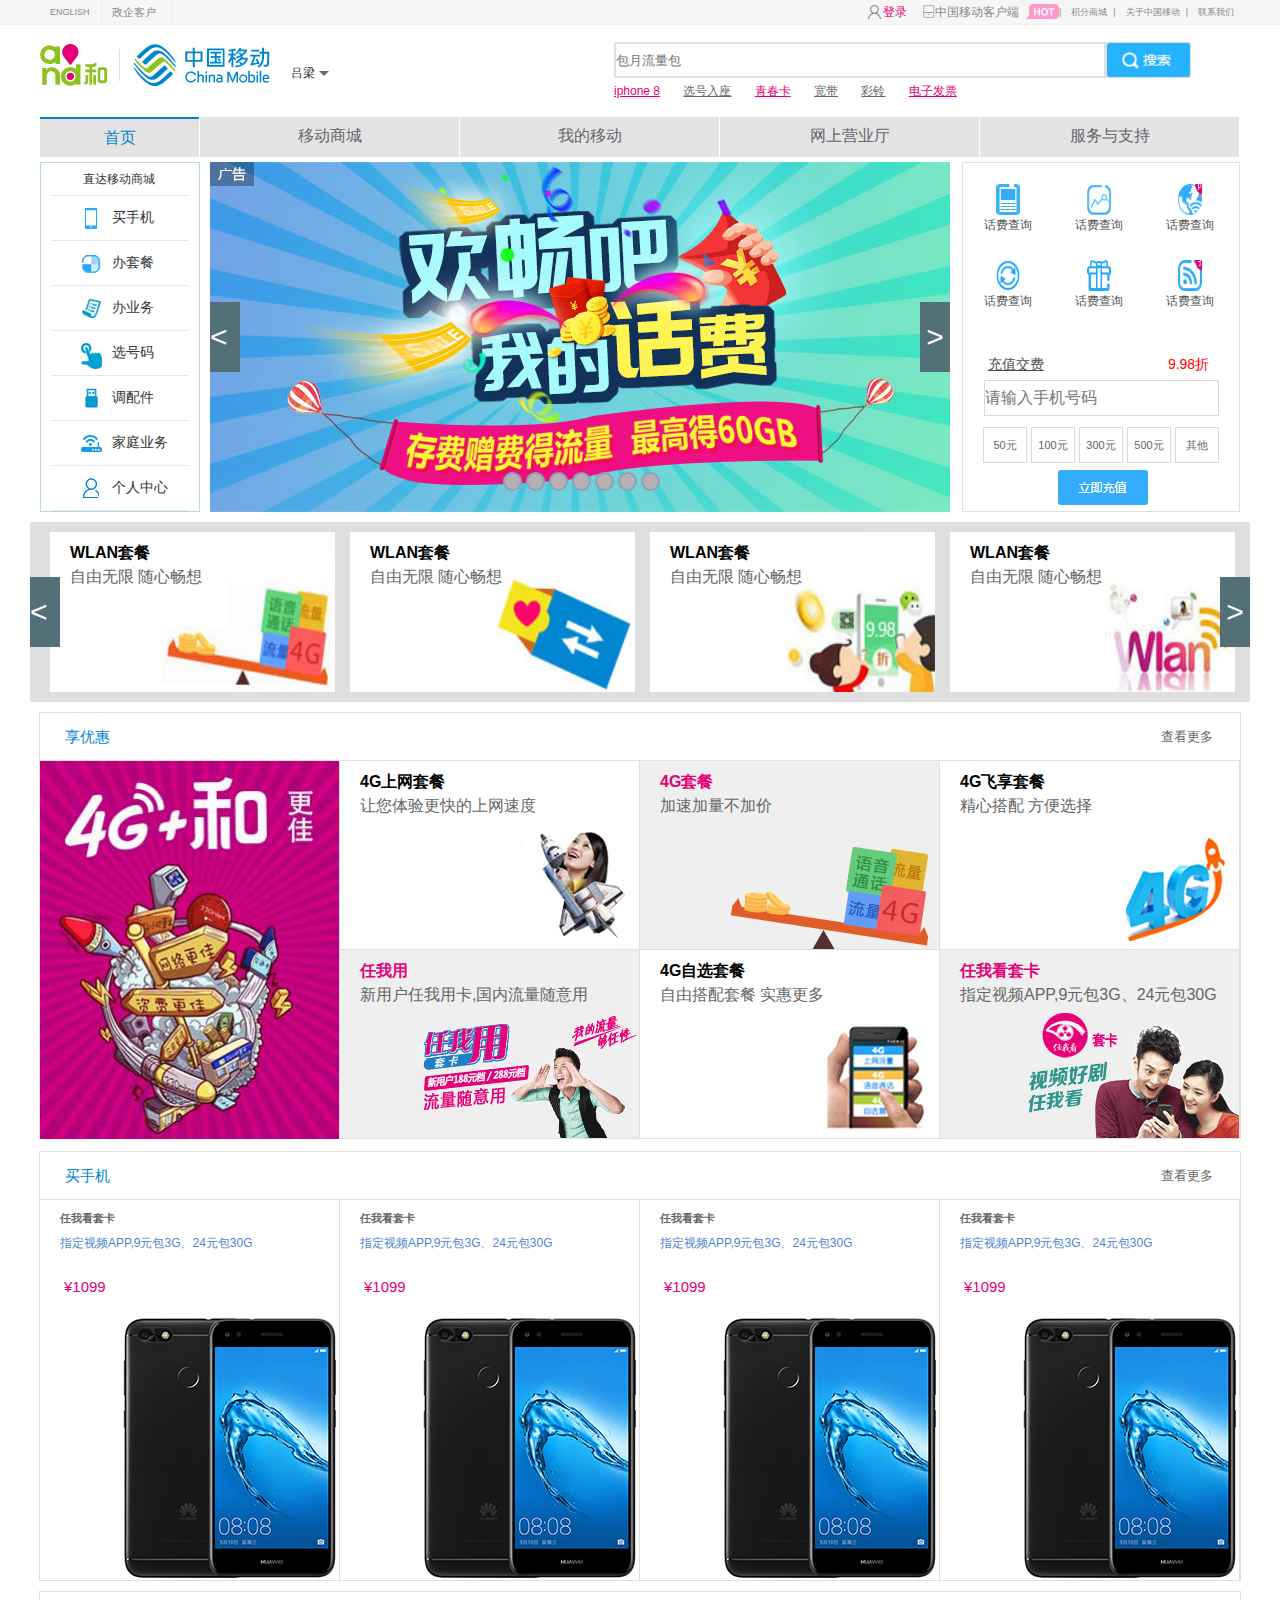
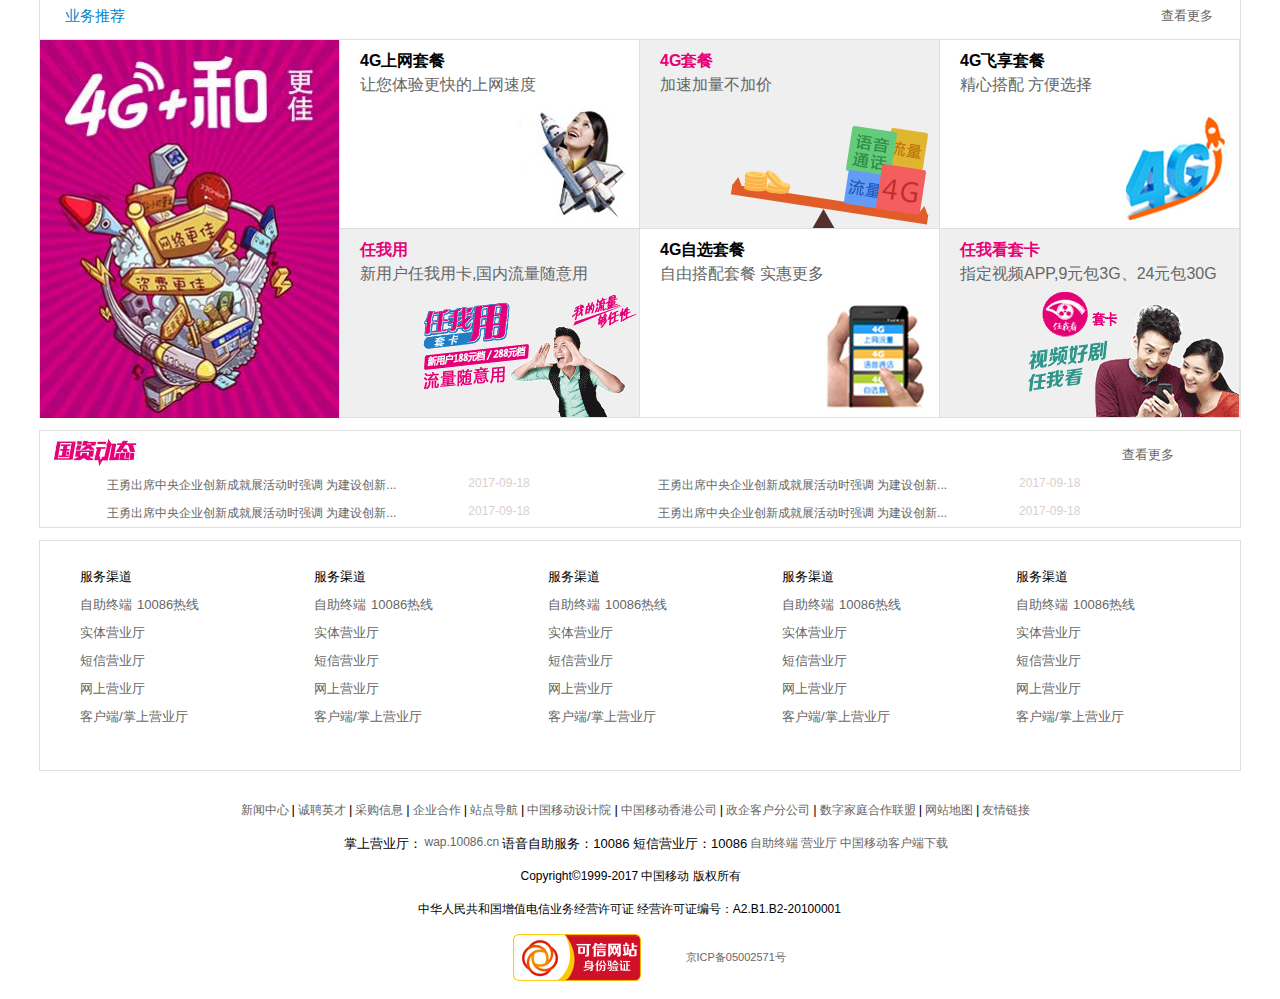
<file: index.html>
<!DOCTYPE html>
<html lang="en">
<head>
	<meta charset="UTF-8">
	<title>中国移动</title>
	<link rel="stylesheet" href="css/zhongguotidong.css">
	<link rel="stylesheet" href="css/base.css">
	<link rel="stylesheet" href="iconfont/iconfont.css">
</head>
<body>
<!-- 头部开始 -->
	<header>
		<ul class="header">
			<a href="">ENGLISH</a>
			<div class="header-left">
				<a href="">政企客户</a>
			</div>
			<div class="header-right">
				<ul>
					<a href="">联系我们</a>
					<p>|</p>
					<a href="">关于中国移动</a>
					<p>|</p>
					<a href="">积分商城</a>
					<p>|</p>
					<img src="img/images/2017-10-04_121553_04_03.png" alt="">
					<div class="box-1">
						<a href="" class="iconfont icon-kehuduan">中国移动客户端</a>
					</div>
					<a href="" class="iconfont icon-denglu">
						<p class="wenzi">登录</p>
					</a>
				</ul>
			</div>
		</ul>
	</header>
<!-- 头部结束 -->
<!-- 导航开始 -->
	<nav>
		<ul class="nav-center">
				<li class="nav-left-1">
					<a href=""><img src="img/images/logo.png" alt=""></a>
				</li>
				<li class="chengshi">
					<a href="" class="sanjiao"></a>
					<a href="">吕梁</a>
				</li>
				<li class="sousuo-box">
					<input type="text" placeholder="包月流量包" class="sousuo">
					<input class="sousuo-right" type="submit" value="">
				</li>
				<li class="sousuo-bottom">
					<a href="" class="bubianse"><u>iphone 8</u></a>
					<a href="" class="bianse"><u>选号入座</u></a>
					<a href="" class="bubianse"><u>青春卡</u></a>
					<a href="" class="bianse"><u>宽带</u></a>
					<a href="" class="bianse"><u>彩铃</u></a>
					<a href="" class="bubianse"><u>电子发票</u></a>
				</li>
		</ul>
	</nav>
<!-- 导航结束 -->
<!-- 广告开始 -->
	<section class="banner">
		<ul class="banner-top">
			<li class="banner-left1"><p>首页</p></li>
			<li class="banner-left2"><p>移动商城</p></li>
			<li class="banner-left2"><p>我的移动</p></li>
			<li class="banner-left2"><p>网上营业厅</p></li>
			<li class="banner-left2"><p>服务与支持</p></li>
		</ul>
		<ul class="banner-left">
			<li class="banner-left-1">
				<a href="">直达移动商城</a>
			</li>
			<li class="banner-left-2">
				<img src="img/images/shopclass01.gif" alt="">
				<a href="">买手机</a>
			</li>
			<li class="banner-left-2">
				<img src="img/images/shopclass02.gif" alt="">
				<a href="">办套餐</a>
			</li>
			<li class="banner-left-2">
				<img src="img/images/shopclass03.gif" alt="">
				<a href="">办业务</a>
			</li>
			<li class="banner-left-2">
				<img src="img/images/xhm.jpg" alt="">
				<a href="">选号码</a>
			</li>
			<li class="banner-left-2">
				<img src="img/images/shopclass05.gif" alt="">
				<a href="">调配件</a>
			</li>
			<li class="banner-left-2">
				<img src="img/images/kdzq2.png" alt="">
				<a href="">家庭业务</a>
			</li>
			<li class="banner-left-2">
				<img src="img/images/grzx.jpg" alt="">
				<a href="">个人中心</a>
			</li>
		</ul>
		<ul class="banner-zhong">
			<li><img src="img/images/20170930142802466j8d.jpg" alt=""></li>
			<li><img src="img/images/20170930142802466j8d.jpg" alt=""></li>
			<li><img src="img/images/20170930142802466j8d.jpg" alt=""></li>
			<li><img src="img/images/20170930142802466j8d.jpg" alt=""></li>
			<li><img src="img/images/20170930142802466j8d.jpg" alt=""></li>
			<li><img src="img/images/20170930142802466j8d.jpg" alt=""></li>
			<li><img src="img/images/20170930142802466j8d.jpg" alt=""></li>
			<div class="banner-box-left">&lt;</div>
			<div class="banner-box-right">&gt;</div>
			<div class="banner-bottom">
			<li></li>
			<li></li>
			<li></li>
			<li></li>
			<li></li>
			<li></li>
			<li></li>
			</div>
		</ul>
		<ul class="banner-right">
			<li class="banner-right-1">
				<a href=""><img src="img/images/111111111111111111_03.png" alt="">
					话费查询
				</a>
			</li>
			<li class="banner-right-2">
				<a href=""><img src="img/images/2017-10-04_121553_08.png" alt="">
					话费查询
				</a>
			</li>
			<li class="banner-right-2">
				<a href=""><img src="img/images/2017-10-04_121553_11.png" alt="">
					话费查询
				</a>
			</li>
			<li class="banner-right-1">
				<a href=""><img src="img/images/2017-10-04_121553_15.png" alt="">
					话费查询
				</a>
			</li>
			<li class="banner-right-2">
				<a href=""><img src="img/images/2017-10-04_121553_18.png" alt="">
					话费查询
				</a>
			</li>
			<li class="banner-right-2">
				<a href=""><img src="img/images/2017-10-04_121553_06.png" alt="">
					话费查询
				</a>
			</li>
			<li class="banner-right-xia1">
				<a href="" class=""><u>充值交费</u></a>
				<a href="" class="banner-right-xia1-1">9.98折</a>
			</li>
			<input type="text" class="banner-right-xia2" placeholder="请输入手机号码">
			<li class="banner-right-xia3"><p>50元</p></li>
			<li class="banner-right-xia4"><p>100元</p></li>
			<li class="banner-right-xia4"><p>300元</p></li>
			<li class="banner-right-xia4"><p>500元</p></li>
			<li class="banner-right-xia4"><p>其他</p></li>
			<a href="" class="banner-right-xia5"><img src="img/images/222222222222222_03.png" alt=""></a>
		</ul>
	</section>
<!-- 广告结束 -->
<!-- 子导航栏开始 -->
	<section class="subnav">
		<ul>
			<li class="subnav-1">
				<a href="">
					<img src="img/images/01.jpg" alt="">
				</a>
				<a href="" class="subnav-1-wenzi"><b>WLAN套餐</b></a>
				<a href="" class="subnav-1-wenzi1">自由无限 随心畅想</a>
			</li>
			<li class="subnav-2">
				<a href="">
					<img src="img/images/02.jpg" alt="">
				</a>
				<a href="" class="subnav-1-wenzi"><b>WLAN套餐</b></a>
				<a href="" class="subnav-1-wenzi1">自由无限 随心畅想</a>
			</li>
			<li class="subnav-2">
				<a href="">
					<img src="img/images/03.jpg" alt="">
				</a>
				<a href="" class="subnav-1-wenzi"><b>WLAN套餐</b></a>
				<a href="" class="subnav-1-wenzi1">自由无限 随心畅想</a>
			</li>
			<li class="subnav-2">
				<a href="">
					<img src="img/images/04.jpg" alt="">
				</a>
				<a href="" class="subnav-1-wenzi"><b>WLAN套餐</b></a>
				<a href="" class="subnav-1-wenzi1">自由无限 随心畅想</a>
			</li>
			<div class="banner-box-left">&lt;</div>
			<div class="banner-box-right">&gt;</div>
		</ul>
	</section>
<!-- 子导航栏结束 -->
<!-- 享优惠开始 -->
	<section class="menu">
		<ul>
			<li class="menu-top">
				<p>享优惠</p>
				<a href="">查看更多</a>
			</li>
			<li class="menu-bottom">
				<div class="menu-bottom-1">
					<a href=""><img src="img/images/20160517132707556e41.jpg" alt=""></a>
				</div>
				<a href="" class="menu-bottom-2">
					<img src="img/images/201508031620237462GV.jpg" alt="">
					<p href="" class="subnav-1-wenzi"><b>4G上网套餐</b></p>
					<p href="" class="subnav-1-wenzi1">让您体验更快的上网速度</p>
				</a>
				<a href="" class="menu-bottom-3">
					<img src="img/images/201605171558380616MA.jpg" alt="">
					<p href="" class="subnav-2-wenzi"><b>4G套餐</b></p>
					<p href="" class="subnav-1-wenzi1">加速加量不加价</p>
				</a>
				<a href="" class="menu-bottom-2">
					<img src="img/images/20150803162344100wTp.jpg" alt="">
					<p href="" class="subnav-1-wenzi"><b>4G飞享套餐</b></p>
					<p href="" class="subnav-1-wenzi1">精心搭配 方便选择</p>
				</a>
				<a href="" class="menu-bottom-3">
					<img src="img/images/201707181745584175cq.png" alt="">
					<p href="" class="subnav-2-wenzi"><b>任我用</b></p>
					<p href="" class="subnav-1-wenzi1">新用户任我用卡,国内流量随意用</p>
				</a>
				<a href="" class="menu-bottom-2">
					<img src="img/images/20150803163113726kdw.jpg" alt="">
					<p href="" class="subnav-1-wenzi"><b>4G自选套餐</b></p>
					<p href="" class="subnav-1-wenzi1">自由搭配套餐 实惠更多</p>
				</a>
				<a href="" class="menu-bottom-3">
					<img src="img/images/20170718174528510f51.gif" alt="">
					<p href="" class="subnav-2-wenzi"><b>任我看套卡</b></p>
					<p href="" class="subnav-1-wenzi1">指定视频APP,9元包3G、24元包30G</p>
				</a>
			</li>
		</ul>
	</section>
<!-- 享优惠结束 -->
<!-- 买手机开始 -->
	<section class="submenu">
		<ul class="submenu-top">
			<p>买手机</p>
			<a href="">查看更多</a>
		</ul>
		<ul class="submenu-bottom">
			<a href="" class="submenu-bottom-1">
				<p href="" class="subnav-4-wenzi"><b>任我看套卡</b></p>
				<p href="" class="subnav-3-wenzi1">指定视频APP,9元包3G、24元包30G</p>
				<p href="" class="subnav-4-wenzi1">¥1099</p>
				<img src="img/images/2017071413435218513a.jpg" alt="">
			</a>
			<a href="" class="submenu-bottom-1">
				<p href="" class="subnav-4-wenzi"><b>任我看套卡</b></p>
				<p href="" class="subnav-3-wenzi1">指定视频APP,9元包3G、24元包30G</p>
				<p href="" class="subnav-4-wenzi1">¥1099</p>
				<img src="img/images/2017071413435218513a.jpg" alt="">
			</a>
			<a href="" class="submenu-bottom-1">
				<p href="" class="subnav-4-wenzi"><b>任我看套卡</b></p>
				<p href="" class="subnav-3-wenzi1">指定视频APP,9元包3G、24元包30G</p>
				<p href="" class="subnav-4-wenzi1">¥1099</p>
				<img src="img/images/2017071413435218513a.jpg" alt="">
			</a>
			<a href="" class="submenu-bottom-1">
				<p href="" class="subnav-4-wenzi"><b>任我看套卡</b></p>
				<p href="" class="subnav-3-wenzi1">指定视频APP,9元包3G、24元包30G</p>
				<p href="" class="subnav-4-wenzi1">¥1099</p>
				<img src="img/images/2017071413435218513a.jpg" alt="">
			</a>
		</ul>
	</section>
<!-- 买手机结束 -->
<!-- 业务推荐开始 -->
	<section class="menu">
		<ul>
			<li class="menu-top">
				<p>业务推荐</p>
				<a href="">查看更多</a>
			</li>
			<li class="menu-bottom">
				<div class="menu-bottom-1">
					<a href=""><img src="img/images/20160517132707556e41.jpg" alt=""></a>
				</div>
				<a href="" class="menu-bottom-2">
					<img src="img/images/201508031620237462GV.jpg" alt="">
					<p href="" class="subnav-1-wenzi"><b>4G上网套餐</b></p>
					<p href="" class="subnav-1-wenzi1">让您体验更快的上网速度</p>
				</a>
				<a href="" class="menu-bottom-3">
					<img src="img/images/201605171558380616MA.jpg" alt="">
					<p href="" class="subnav-2-wenzi"><b>4G套餐</b></p>
					<p href="" class="subnav-1-wenzi1">加速加量不加价</p>
				</a>
				<a href="" class="menu-bottom-2">
					<img src="img/images/20150803162344100wTp.jpg" alt="">
					<p href="" class="subnav-1-wenzi"><b>4G飞享套餐</b></p>
					<p href="" class="subnav-1-wenzi1">精心搭配 方便选择</p>
				</a>
				<a href="" class="menu-bottom-3">
					<img src="img/images/201707181745584175cq.png" alt="">
					<p href="" class="subnav-2-wenzi"><b>任我用</b></p>
					<p href="" class="subnav-1-wenzi1">新用户任我用卡,国内流量随意用</p>
				</a>
				<a href="" class="menu-bottom-2">
					<img src="img/images/20150803163113726kdw.jpg" alt="">
					<p href="" class="subnav-1-wenzi"><b>4G自选套餐</b></p>
					<p href="" class="subnav-1-wenzi1">自由搭配套餐 实惠更多</p>
				</a>
				<a href="" class="menu-bottom-3">
					<img src="img/images/20170718174528510f51.gif" alt="">
					<p href="" class="subnav-2-wenzi"><b>任我看套卡</b></p>
					<p href="" class="subnav-1-wenzi1">指定视频APP,9元包3G、24元包30G</p>
				</a>
			</li>
		</ul>
	</section>
<!-- 业务推荐结束 -->
<!-- 固资动态开始 -->
	<section class="news">
		<ul>
			<li class="news-0">
				<img src="img/images/gzdt.jpg" alt="">
				<a href="">查看更多</a>
			</li>
			<li class="news-1">
				<a href="">王勇出席中央企业创新成就展活动时强调 为建设创新...</a>
				<p>2017-09-18</p>
				<a href="" class="news-1-1">王勇出席中央企业创新成就展活动时强调 为建设创新...</a>
				<p>2017-09-18</p>
			</li>
		</ul>
		<ul>
			<li class="news-1">
				<a href="">王勇出席中央企业创新成就展活动时强调 为建设创新...</a>
				<p>2017-09-18</p>
				<a href="" class="news-1-1">王勇出席中央企业创新成就展活动时强调 为建设创新...</a>
				<p>2017-09-18</p>
			</li>
		</ul>
	</section>
<!-- 固资动态结束 -->
<!-- 服务服务开始 -->
	<section class="friendlink">
		<ul class="friendlink-1">
			<li>
				<p>服务渠道</p>
				<a href="">自助终端</a>
				<a href="">10086热线</a>
				<a href="">实体营业厅</a>
				<a href="">短信营业厅</a>
				<a href="">网上营业厅</a>
				<a href="">客户端/掌上营业厅</a>
			</li>
		</ul>
		<ul class="friendlink-2">
			<li>
				<p>服务渠道</p>
				<a href="">自助终端</a>
				<a href="">10086热线</a>
				<a href="">实体营业厅</a>
				<a href="">短信营业厅</a>
				<a href="">网上营业厅</a>
				<a href="">客户端/掌上营业厅</a>
			</li>
		</ul>
		<ul class="friendlink-2">
			<li>
				<p>服务渠道</p>
				<a href="">自助终端</a>
				<a href="">10086热线</a>
				<a href="">实体营业厅</a>
				<a href="">短信营业厅</a>
				<a href="">网上营业厅</a>
				<a href="">客户端/掌上营业厅</a>
			</li>
		</ul>
		<ul class="friendlink-2">
			<li>
				<p>服务渠道</p>
				<a href="">自助终端</a>
				<a href="">10086热线</a>
				<a href="">实体营业厅</a>
				<a href="">短信营业厅</a>
				<a href="">网上营业厅</a>
				<a href="">客户端/掌上营业厅</a>
			</li>
		</ul>
		<ul class="friendlink-2">
			<li>
				<p>服务渠道</p>
				<a href="">自助终端</a>
				<a href="">10086热线</a>
				<a href="">实体营业厅</a>
				<a href="">短信营业厅</a>
				<a href="">网上营业厅</a>
				<a href="">客户端/掌上营业厅</a>
			</li>
		</ul>
	</section>
<!-- 底部服务结束 -->
<!-- 最底部开始 -->
	<section class="bottom">
		<ul>
			<li class="bottom-1">
				<a href="">新闻中心</a><p>|</p>
				<a href=""> 诚聘英才 </a><p>|</p>
				<a href=""> 采购信息 </a><p>|</p>
				<a href=""> 企业合作 </a><p>|</p>
				<a href=""> 站点导航 </a><p>|</p>
				<a href=""> 中国移动设计院 </a><p>|</p>
				<a href=""> 中国移动香港公司 </a><p>|</p>
				<a href=""> 政企客户分公司 </a><p>|</p>
				<a href=""> 数字家庭合作联盟 </a><p>|</p>
				<a href=""> 网站地图 </a><p>|</p>
				<a href=""> 友情链接</a>
			</li>
			<li class="bottom-2">
				<p>掌上营业厅：</p>
				<a href="">wap.10086.cn </a>
				<p>语音自助服务：10086 短信营业厅：10086 </p>
				<a href=""> 自助终端 </a>
				<a href=""> 营业厅 </a>
				<a href=""> 中国移动客户端下载</a>
			</li>
			<li class="bottom-3">
				<p>Copyright©1999-2017  中国移动  版权所有</p>
			</li>
			<li class="bottom-4">
				<p>中华人民共和国增值电信业务经营许可证  经营许可证编号：A2.B1.B2-20100001</p>
			</li>
			<li>
				<a href="" class="bottom-5"><img src="img/images/knetSealLogo.png" alt=""></a>
				<a href="" class="bottom-6">京ICP备05002571号</a>
			</li>
		</ul>
	</section>
<!-- 最底部结束 -->
</body>
</html>
</file>
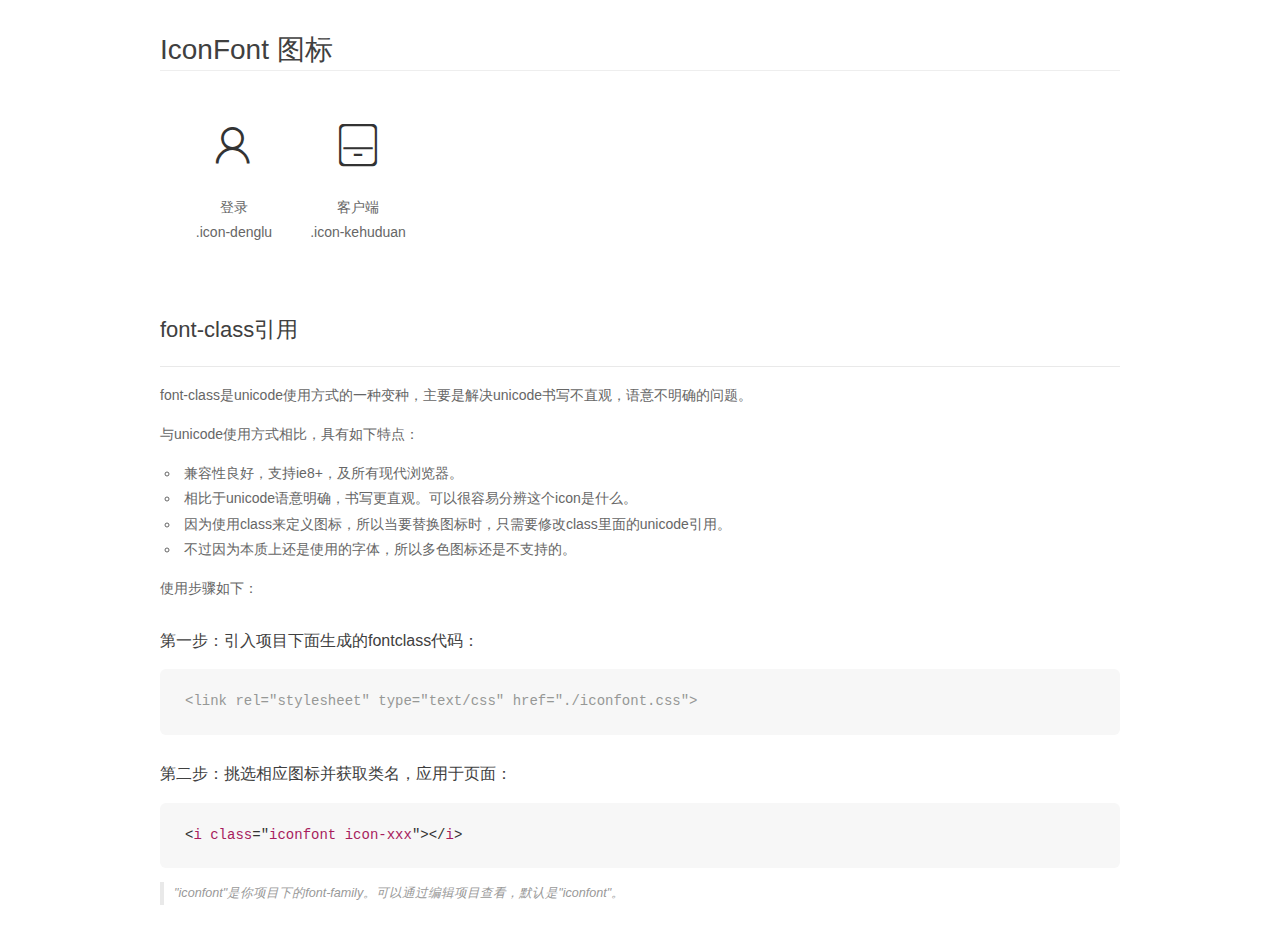
<file: iconfont/demo_fontclass.html>
<!DOCTYPE html>
<html>
<head>
    <meta charset="utf-8"/>
    <title>IconFont</title>
    <link rel="stylesheet" href="demo.css">
    <link rel="stylesheet" href="iconfont.css">
</head>
<body>
    <div class="main markdown">
        <h1>IconFont 图标</h1>
        <ul class="icon_lists clear">
            
                <li>
                <i class="icon iconfont icon-denglu"></i>
                    <div class="name">登录</div>
                    <div class="fontclass">.icon-denglu</div>
                </li>
            
                <li>
                <i class="icon iconfont icon-kehuduan"></i>
                    <div class="name">客户端</div>
                    <div class="fontclass">.icon-kehuduan</div>
                </li>
            
        </ul>

        <h2 id="font-class-">font-class引用</h2>
        <hr>

        <p>font-class是unicode使用方式的一种变种，主要是解决unicode书写不直观，语意不明确的问题。</p>
        <p>与unicode使用方式相比，具有如下特点：</p>
        <ul>
        <li>兼容性良好，支持ie8+，及所有现代浏览器。</li>
        <li>相比于unicode语意明确，书写更直观。可以很容易分辨这个icon是什么。</li>
        <li>因为使用class来定义图标，所以当要替换图标时，只需要修改class里面的unicode引用。</li>
        <li>不过因为本质上还是使用的字体，所以多色图标还是不支持的。</li>
        </ul>
        <p>使用步骤如下：</p>
        <h3 id="-fontclass-">第一步：引入项目下面生成的fontclass代码：</h3>


        <pre><code class="lang-js hljs javascript"><span class="hljs-comment">&lt;link rel="stylesheet" type="text/css" href="./iconfont.css"&gt;</span></code></pre>
        <h3 id="-">第二步：挑选相应图标并获取类名，应用于页面：</h3>
        <pre><code class="lang-css hljs">&lt;<span class="hljs-selector-tag">i</span> <span class="hljs-selector-tag">class</span>="<span class="hljs-selector-tag">iconfont</span> <span class="hljs-selector-tag">icon-xxx</span>"&gt;&lt;/<span class="hljs-selector-tag">i</span>&gt;</code></pre>
        <blockquote>
        <p>"iconfont"是你项目下的font-family。可以通过编辑项目查看，默认是"iconfont"。</p>
        </blockquote>
    </div>
</body>
</html>
</file>
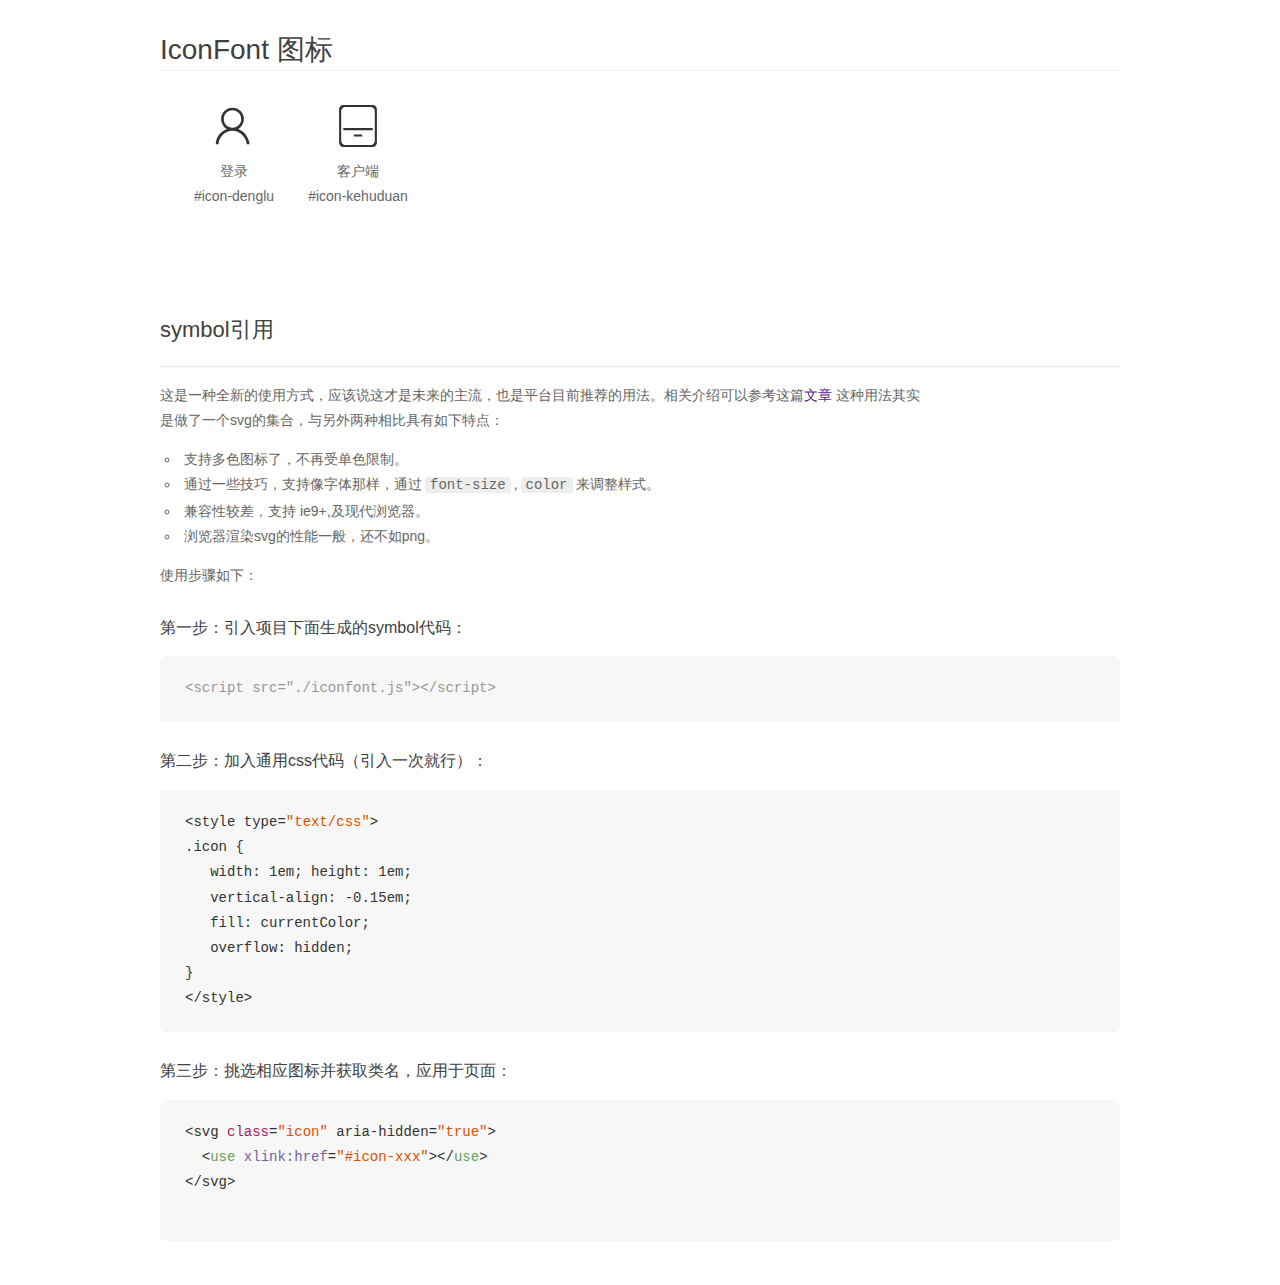
<file: iconfont/demo_symbol.html>
<!DOCTYPE html>
<html>
<head>
    <meta charset="utf-8"/>
    <title>IconFont</title>
    <link rel="stylesheet" href="demo.css">
    <script src="iconfont.js"></script>

    <style type="text/css">
        .icon {
          /* 通过设置 font-size 来改变图标大小 */
          width: 1em; height: 1em;
          /* 图标和文字相邻时，垂直对齐 */
          vertical-align: -0.15em;
          /* 通过设置 color 来改变 SVG 的颜色/fill */
          fill: currentColor;
          /* path 和 stroke 溢出 viewBox 部分在 IE 下会显示
             normalize.css 中也包含这行 */
          overflow: hidden;
        }

    </style>
</head>
<body>
    <div class="main markdown">
        <h1>IconFont 图标</h1>
        <ul class="icon_lists clear">
            
                <li>
                    <svg class="icon" aria-hidden="true">
                        <use xlink:href="#icon-denglu"></use>
                    </svg>
                    <div class="name">登录</div>
                    <div class="fontclass">#icon-denglu</div>
                </li>
            
                <li>
                    <svg class="icon" aria-hidden="true">
                        <use xlink:href="#icon-kehuduan"></use>
                    </svg>
                    <div class="name">客户端</div>
                    <div class="fontclass">#icon-kehuduan</div>
                </li>
            
        </ul>


        <h2 id="symbol-">symbol引用</h2>
        <hr>

        <p>这是一种全新的使用方式，应该说这才是未来的主流，也是平台目前推荐的用法。相关介绍可以参考这篇<a href="">文章</a>
        这种用法其实是做了一个svg的集合，与另外两种相比具有如下特点：</p>
        <ul>
          <li>支持多色图标了，不再受单色限制。</li>
          <li>通过一些技巧，支持像字体那样，通过<code>font-size</code>,<code>color</code>来调整样式。</li>
          <li>兼容性较差，支持 ie9+,及现代浏览器。</li>
          <li>浏览器渲染svg的性能一般，还不如png。</li>
        </ul>
        <p>使用步骤如下：</p>
        <h3 id="-symbol-">第一步：引入项目下面生成的symbol代码：</h3>
        <pre><code class="lang-js hljs javascript"><span class="hljs-comment">&lt;script src="./iconfont.js"&gt;&lt;/script&gt;</span></code></pre>
        <h3 id="-css-">第二步：加入通用css代码（引入一次就行）：</h3>
        <pre><code class="lang-js hljs javascript">&lt;style type=<span class="hljs-string">"text/css"</span>&gt;
.icon {
   width: <span class="hljs-number">1</span>em; height: <span class="hljs-number">1</span>em;
   vertical-align: <span class="hljs-number">-0.15</span>em;
   fill: currentColor;
   overflow: hidden;
}
&lt;<span class="hljs-regexp">/style&gt;</span></code></pre>
        <h3 id="-">第三步：挑选相应图标并获取类名，应用于页面：</h3>
        <pre><code class="lang-js hljs javascript">&lt;svg <span class="hljs-class"><span class="hljs-keyword">class</span></span>=<span class="hljs-string">"icon"</span> aria-hidden=<span class="hljs-string">"true"</span>&gt;<span class="xml"><span class="hljs-tag">
  &lt;<span class="hljs-name">use</span> <span class="hljs-attr">xlink:href</span>=<span class="hljs-string">"#icon-xxx"</span>&gt;</span><span class="hljs-tag">&lt;/<span class="hljs-name">use</span>&gt;</span>
</span>&lt;<span class="hljs-regexp">/svg&gt;
        </span></code></pre>
    </div>
</body>
</html>
</file>
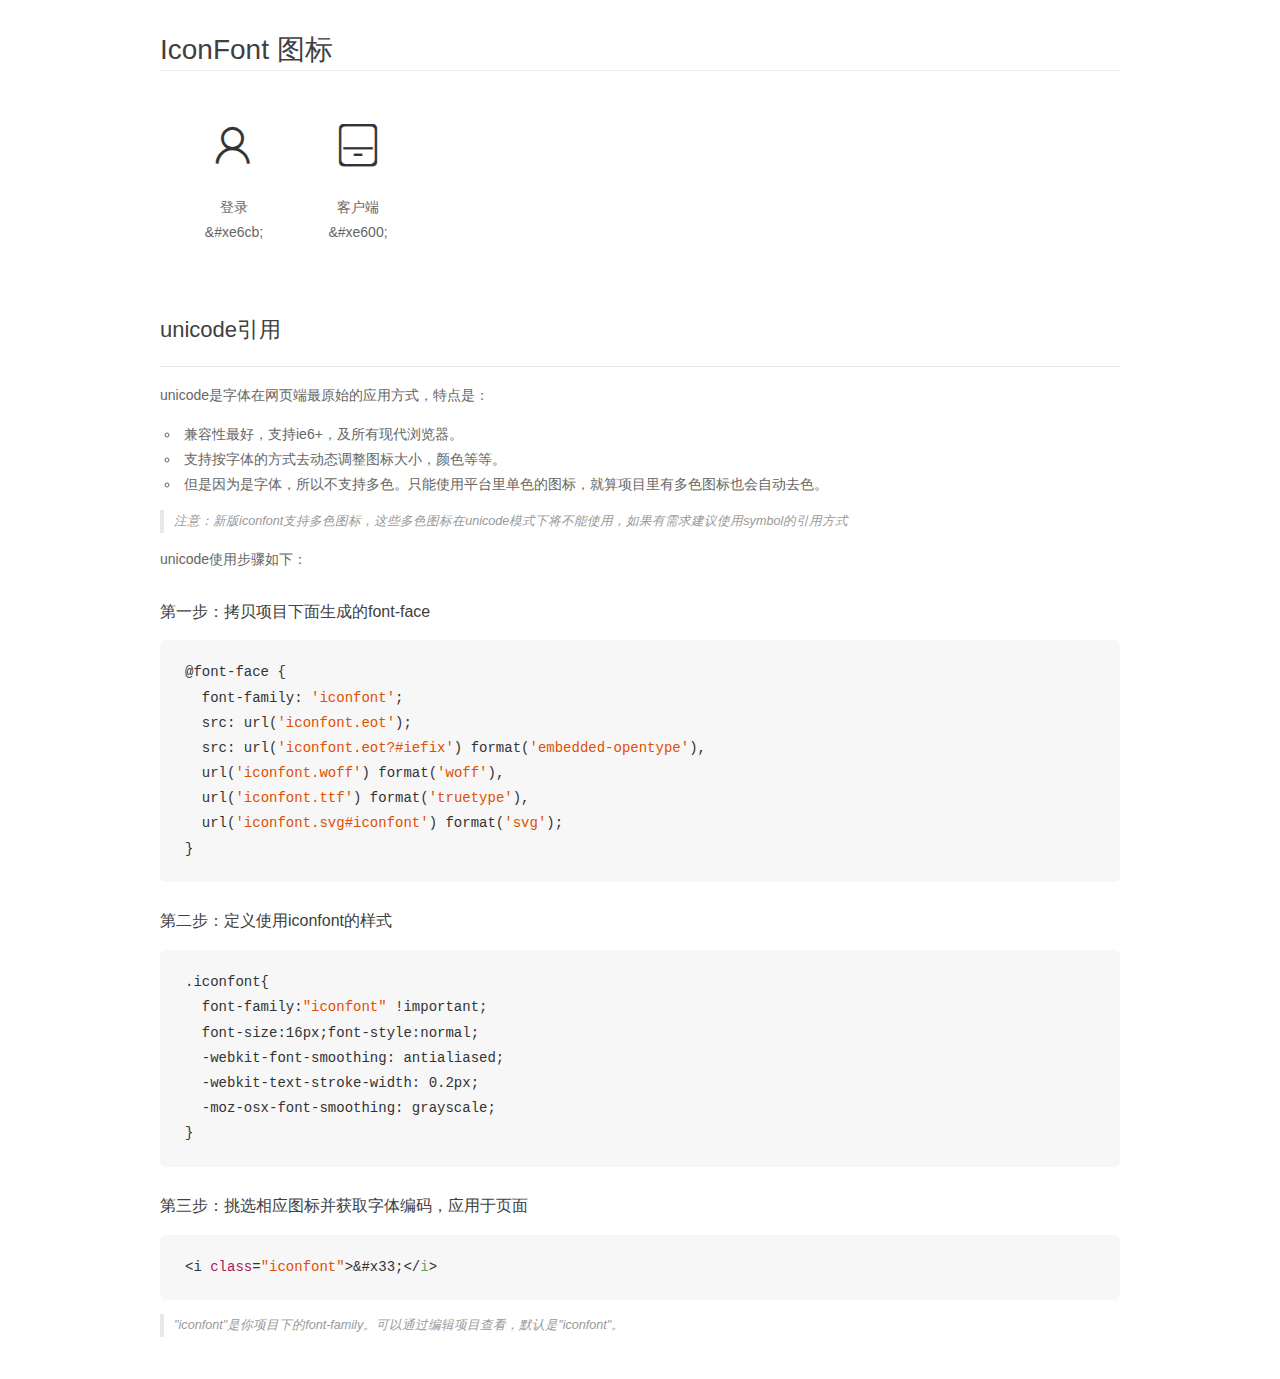
<file: iconfont/demo_unicode.html>
<!DOCTYPE html>
<html>
<head>
    <meta charset="utf-8"/>
    <title>IconFont</title>
    <link rel="stylesheet" href="demo.css">

    <style type="text/css">

        @font-face {font-family: "iconfont";
          src: url('iconfont.eot'); /* IE9*/
          src: url('iconfont.eot#iefix') format('embedded-opentype'), /* IE6-IE8 */
          url('iconfont.woff') format('woff'), /* chrome, firefox */
          url('iconfont.ttf') format('truetype'), /* chrome, firefox, opera, Safari, Android, iOS 4.2+*/
          url('iconfont.svg#iconfont') format('svg'); /* iOS 4.1- */
        }

        .iconfont {
          font-family:"iconfont" !important;
          font-size:16px;
          font-style:normal;
          -webkit-font-smoothing: antialiased;
          -webkit-text-stroke-width: 0.2px;
          -moz-osx-font-smoothing: grayscale;
        }

    </style>
</head>
<body>
    <div class="main markdown">
        <h1>IconFont 图标</h1>
        <ul class="icon_lists clear">
            
                <li>
                <i class="icon iconfont">&#xe6cb;</i>
                    <div class="name">登录</div>
                    <div class="code">&amp;#xe6cb;</div>
                </li>
            
                <li>
                <i class="icon iconfont">&#xe600;</i>
                    <div class="name">客户端</div>
                    <div class="code">&amp;#xe600;</div>
                </li>
            
        </ul>
        <h2 id="unicode-">unicode引用</h2>
        <hr>

        <p>unicode是字体在网页端最原始的应用方式，特点是：</p>
        <ul>
        <li>兼容性最好，支持ie6+，及所有现代浏览器。</li>
        <li>支持按字体的方式去动态调整图标大小，颜色等等。</li>
        <li>但是因为是字体，所以不支持多色。只能使用平台里单色的图标，就算项目里有多色图标也会自动去色。</li>
        </ul>
        <blockquote>
        <p>注意：新版iconfont支持多色图标，这些多色图标在unicode模式下将不能使用，如果有需求建议使用symbol的引用方式</p>
        </blockquote>
        <p>unicode使用步骤如下：</p>
        <h3 id="-font-face">第一步：拷贝项目下面生成的font-face</h3>
        <pre><code class="lang-js hljs javascript">@font-face {
  font-family: <span class="hljs-string">'iconfont'</span>;
  src: url(<span class="hljs-string">'iconfont.eot'</span>);
  src: url(<span class="hljs-string">'iconfont.eot?#iefix'</span>) format(<span class="hljs-string">'embedded-opentype'</span>),
  url(<span class="hljs-string">'iconfont.woff'</span>) format(<span class="hljs-string">'woff'</span>),
  url(<span class="hljs-string">'iconfont.ttf'</span>) format(<span class="hljs-string">'truetype'</span>),
  url(<span class="hljs-string">'iconfont.svg#iconfont'</span>) format(<span class="hljs-string">'svg'</span>);
}
</code></pre>
        <h3 id="-iconfont-">第二步：定义使用iconfont的样式</h3>
        <pre><code class="lang-js hljs javascript">.iconfont{
  font-family:<span class="hljs-string">"iconfont"</span> !important;
  font-size:<span class="hljs-number">16</span>px;font-style:normal;
  -webkit-font-smoothing: antialiased;
  -webkit-text-stroke-width: <span class="hljs-number">0.2</span>px;
  -moz-osx-font-smoothing: grayscale;
}
</code></pre>
        <h3 id="-">第三步：挑选相应图标并获取字体编码，应用于页面</h3>
        <pre><code class="lang-js hljs javascript">&lt;i <span class="hljs-class"><span class="hljs-keyword">class</span></span>=<span class="hljs-string">"iconfont"</span>&gt;&amp;#x33;<span class="xml"><span class="hljs-tag">&lt;/<span class="hljs-name">i</span>&gt;</span></span></code></pre>

        <blockquote>
        <p>"iconfont"是你项目下的font-family。可以通过编辑项目查看，默认是"iconfont"。</p>
        </blockquote>
    </div>


</body>
</html>
</file>
<file: css/zhongguotidong.css>
/*
* @Author: lenovo
* @Date:   2017-10-04 12:19:28
* @Last Modified by:   lenovo
* @Last Modified time: 2017-10-06 01:15:17
*/
/* 头部开始 */
header{
	width: 100%;
	height: 24px;
	background-color: #f6f6f6;
	border-bottom: 1px solid #ececec;
}
.header{
	width: 1200px;
	height: 100%;
	background-color: #f6f6f6;
	font-size: 9px;
	line-height: 24px;
	margin: 0 auto;
}
.header a{
	margin-left: 10px;
	float: left;
	color: #888888;
}
.header a:hover{
	color: #0085d0;
}
.header-left{
	width: 70px;
	height: 24px;
	background-color: #f6f6f6;
	float: left;
	margin-left: 11px;
	border-left: 1px solid #ececec;
	border-right: 1px solid #ececec;
}
.header-left a{
	font-size: 11px;
	line-height: 24px;
	color: #888888;
}
.header-right{
	width: 428px;
	height: 100%;
	background-color: #f6f6f6;
	float:right;
	color: #0085d0;
}
.header-right a{
	float: right;
	margin-right: 6px;
}
.header-right p{
	float: right;
	color:#888888;
}
.header-right img{
	float: right;
	margin-top: 4px;
}
.box-1{
	width: 112px;
	height: 24px;
	background-color: #f6f6f6;
	float: right;
}
.box-1 a{
	font-size: 12px;
}
.box-1:hover{
	background-color: #ffffff;
}
.header-right .wenzi{
	color: #e40077;
	float: right;
	font-size: 12px;
}
.header-right .wenzi:hover{
	color: #0085d0;
}
/* 头部结束 */
/* 导航开始 */
.nav-center{
	width: 1200px;
	height: 92px;
	background-color: #ffffff;
	margin: 0 auto;
	/* overflow: hidden; */
}
.nav-left-1{
	width: 230px;
	height: 42px;
	background-color: #ffffff;
	margin-top: 19px;
	float: left;
}
.nav-left-1 img{
	display: block;
	width: 230px;
	height: 100%;
}
.chengshi{
	width: 43px;
	height: 12px;
	background-color: #ffffff;
	margin: 40px 21px;
	float: left;
	font-size: 12px;
}
.chengshi a{
	color: #333333;
}
.sanjiao{
	width: 0;
	height: 0;
	border-top: 5px solid #666666;
	border-bottom: 5px solid transparent;
	border-left: 5px solid transparent;
	border-right: 5px solid transparent;
	margin-top: 6px;
	margin-right: 5px;
	float: right;
}
.sousuo-box{
	width: 577px;
	height: 32px;
	background-color: #ffffff;
	float: right;
	margin-top: 17px;
	margin-right: 49px;
}
.sousuo{
	width: 488px;
	height: 32px;
	background-color: #ffffff;
	border: 2px solid #dfdfdf;
	float: left;
	/* margin-top: 17px;
	margin-right: 134px; */
	/* outline: none; */
}
.sousuo-right{
	float: left;
	width: 85px;
	height: 36px;
	background-image: url('../img/images/2017-10-04_121553_03.png');
	background-size: 100% 100%;
	border: 1px solid #e0e0e0;
}
.sousuo-bottom{
	width: 349px;
	height: 12px;
	background-color: #ffffff;
	float: right;
	margin-right: 277px;
	margin-top: 9px;
	font-size: 12px;
}
.bubianse{
	color: #e40077;
	margin-left: 20px;
}
.bubianse:first-child{
	margin-left: 0;
}
.bubianse:hover{
	color: #0085d0;
}
.bianse{
	color: #666666;
	margin-left: 20px;
}
.bianse:first-child{
	margin-left: 0;
}
.bianse:hover{
	color: #0085d0;
}
/* 导航结束 */
/* 广告开始 */
.banner{
	width: 1200px;
	height: 395px;
	background-color: #ffffff;
	margin: 0 auto;
}
.banner-top{
	width: 100%;
	height: 40px;
	background-color: #ffffff;
}
.banner-left1{
	width: 159px;
	height: 38px;
	background-color: #e4e4e4;
	float: left;
	/* margin-top: 2px; */
	border-top: 2px solid #0085d0;
}
.banner-left1 p{
	text-align: center;
	line-height: 38px;
	color: #0085d0;
}
.banner-left1:hover{
	background-color: #f6f1f1;
}
.banner-left2{
	width: 259px;
	height: 40px;
	background-color: #e4e4e4;
	margin-left: 1px;
	float: left;
}
.banner-left2 p{
	text-align: center;
	line-height: 38px;
	color: #66666d;
}
.banner-left2 p:hover{
	color: #0085d0;
}
.banner-left2:hover{
	background-color: #f6f1f1;
}
.banner-left{
	width: 158px;
	height: 348px;
	background-color: #ffffff;
	border: 1px solid #b8d9e9;
	margin-top: 5px;
	float: left;
}
.banner-left-1{
	width: 138px;
	height: 32px;
	background-color: #ffffff;
	border-bottom: 1px solid #e9e9e9;
	margin-left: 10px;
}
.banner-left-1 a{
	font-size: 12px;
	color: #333333;
	line-height: 32px;
	margin-left: 32px;
}
.banner-left-1 a:hover{
	color: #0085d0;
}
.banner-left-2{
	width: 138px;
	height: 44px;
	background-color: #ffffff;
	border-bottom: 1px solid #e9e9e9;
	margin-left: 10px;
}
.banner-left-2 img{
	margin-left: 30px;
	margin-top: 12px;
	float: left;
}
.banner-left-2 a{
	float: left;
	font-size: 14px;
	margin-top: 13px;
	margin-left: 10px;
	color: #333333;
}
.banner-left-2 a:hover{
	color: #0085d0;
}
.banner-zhong{
	float: left;
	width: 740px;
	height: 350px;
	background-color: #ffffff;
	margin-top: 5px;
	margin-left: 10px;
	position: relative;
}
.banner-box-left{
	display: block;
	/* float: left; */
	width: 30px;
	height: 70px;
	background: #537078;
	position: absolute;
	top: 0;
	bottom: 0;
	margin-top: auto;
	margin-bottom: auto;
	/* left: 234px; */
	font-size: 30px;
	line-height: 70px;
	color: white;
	cursor: pointer;
}
.banner-box-right{
	width: 30px;
	height: 70px;
	background: #537078;
	position: absolute;
	top: 0;
	bottom: 0;
	margin-top: auto;
	margin-bottom: auto;
	right: 0;
	font-size: 30px;
	line-height: 70px;
	text-align: center;
	color: white;
	cursor: pointer;
}
.banner-zhong img{
	position: absolute;
}
.banner-bottom{
	width: 157px;
	height: 15px;
	/* background-color: #95d0f0; */
	position: absolute;
	right: 290px;
	bottom: 25px;
}
.banner-bottom li{
	display: block;
	width: 15px;
	height: 15px;
	background-color: #b8b0b3;
	border: 2px solid #8ba4b2;
	border-radius: 50%;
	margin-left: 4px;
	float: left;
	cursor: pointer;
}
.banner-bottom li:hover{
	background-color: #cb0269;
}
.banner-bottom li:first-child{
	margin-left: 0;
}
.banner-right{
	float: left;
	width: 276px;
	height: 348px;
	background-color: #ffffff;
	border: 1px solid #dfdfdf;
	margin-left: 12px;
	margin-top: 5px;
	position: relative;
}
.banner-right-1{
	float: left;
	width: 48px;
	height: 55px;
	background-color: #ffffff;
	margin-left: 21px;
	margin-top: 21px;
}
.banner-right-1 a{
	font-size: 12px;
	color: #4e4e4e;
}

.banner-right-1 img{
	display: block;
	width: 24px;
	height: 31px;
	margin: 0 auto;
}
.banner-right-1 img:hover{
	transform: scale(1.2, 1.2);
}
.banner-right-1 a:hover img{
	transform: scale(1.2, 1.2);
}
.banner-right-2{
	float: left;
	width: 48px;
	height: 55px;
	background-color: #ffffff;
	margin-left: 43px;
	margin-top: 21px;
}
.banner-right-2 a{
	font-size: 12px;
	color: #4e4e4e;
}

.banner-right-2 img{
	display: block;
	width: 24px;
	height: 31px;
	margin: 0 auto;
}
.banner-right-2 img:hover{
	transform: scale(1.2, 1.2);
}
.banner-right-2 a:hover img{
	transform: scale(1.2, 1.2);
}
.banner-right-xia1{
	float: right;
	width: 223px;
	height: 12px;
	background-color: #ffffff;
	margin-right: 28px;
	margin-top: 41px;
	font-size:14px;
}
.banner-right-xia1 a{
	color: #4e4e4e;
}
.banner-right-xia1 .banner-right-xia1-1{
	color: #ff0000;
	margin-left: 120px;
}
.banner-right-xia2{
	float: right;
	width: 233px;
	height: 34px;
	background-color: #ffffff;
	margin-right: 20px;
	margin-top: 12px;
	font-size: 16px;
	border: 1px solid #dadada;
}
.banner-right-xia3{
	float: left;
	width: 42px;
	height: 34px;
	background-color: #ffffff;
	margin-left: 20px;
	margin-top: 11px;
	border: 1px solid #dadada;
}
.banner-right-xia3:hover {
	background-color: #e40077;
	border: 1px solid #e40077;
}
.banner-right-xia3 p{
	font-size: 11px;
	color: #666666;
	text-align: center;
	line-height: 34px;
}
.banner-right-xia3 p:hover{
	color: #ffffff;
}
.banner-right-xia4{
	float: left;
	width: 42px;
	height: 34px;
	border: 1px solid #dadada;
	margin-top: 11px;
	margin-left: 4px;
	background-color: #ffffff;
}
.banner-right-xia4:hover {
	background-color: #e40077;
	border: 1px solid #e40077;
}
.banner-right-xia4 p{
	font-size: 11px;
	color: #666666;
	text-align: center;
	line-height: 34px;
}
.banner-right-xia4 p:hover{
	color: #ffffff;
}
.banner-right-xia5{
	width: 90px;
	height: 35px;
	position: absolute;
	right: 91px;
	bottom: 6px;
}
/* 广告结束 */
/* 子导航栏开始 */
.subnav{
	width: 1220px;
	height: 180px;
	background-color: #dfdfdf;
	margin: 0 auto;
	margin-top: 10px;
	overflow: hidden;
	position: relative;
}
.subnav-1{
	width: 285px;
	height: 160px;
	background-color: yellow;
	margin-top: 10px;
	margin-left: 20px;
	float: left;
	position: relative;
}
.subnav-1 img{
	display: block;
	width: 100%;
	height: 100%;
}
.subnav-2 img{
	display: block;
	width: 100%;
	height: 100%;
}
.subnav-1-wenzi{
	position: absolute;
	top: 11px;
	left: 20px;
	color: black;
}
.subnav-1-wenzi1{
	position: absolute;
	top: 35px;
	left: 20px;
	color: #666666;
}
.subnav-2-wenzi{
	position: absolute;
	top: 11px;
	left: 20px;
	color: #e50077;
}
.subnav-2{
	width: 285px;
	height: 160px;
	background-color: yellow;
	margin-top: 10px;
	margin-left: 15px;
	float: left;
	position: relative;
}
.banner-box-left{
	display: block;
	/* float: left; */
	width: 30px;
	height: 70px;
	background: #537078;
	position: absolute;
	top: 0;
	bottom: 0;
	margin-top: auto;
	margin-bottom: auto;
	/* left: 234px; */
	font-size: 30px;
	line-height: 70px;
	color: white;
	cursor: pointer;
}
.banner-box-right{
	width: 30px;
	height: 70px;
	background: #537078;
	position: absolute;
	top: 0;
	bottom: 0;
	margin-top: auto;
	margin-bottom: auto;
	right: 0;
	font-size: 30px;
	line-height: 70px;
	text-align: center;
	color: white;
	cursor: pointer;
}
/* 子导航栏结束 */
/* 享优惠开始 */
.menu{
	width: 1200px;
	height: 425px;
	background-color: red;
	margin: 0 auto;
	margin-top: 10px;
	border: 1px solid #dfdfdf;
}
.menu-top{
	width: 1200px;
	height: 47px;
	background-color: #ffffff;
	border-bottom: 1px solid #dfdfdf;
	
}
.menu-top p{
	float: left;
	font-size: 15px;
	line-height: 47px;
	margin-left: 25px;
	color: #0085d0;
}
.menu-top a{
	float: right;
	font-size: 13px;
	line-height: 47px;
	margin-right: 27px;
	color: #666666;
}
.menu-top a:hover{
	color: #0085d0;
}
.menu-bottom{
	width: 1200px;
	height: 378px;
	background-color: green;
}
.menu-bottom-1{
	width: 299px;
	height: 378px;
	background-color: gold;
	border-right: 1px solid #dfdfdf;
	float: left;
}
.menu-bottom-1 img{
	display: block;
	width: 100%;
	height: 100%;
}
.menu-bottom-2{
	float: left;
	width: 299px;
	height: 188px;
	background-color: #ffffff;
	border-right: 1px solid #dfdfdf;
	border-bottom: 1px solid #dfdfdf;
	position: relative;
}
.menu-bottom-2 img{
	display: block;
	margin-top: 58px;
	margin-left: 79px;
	transition-duration: 1s;
}
.menu-bottom-2 img:hover{
	transform: translateX(-10px);
}
.menu-bottom-3{
	float: left;
	width: 299px;
	height: 188px;
	background-color: #efefef;
	border-right: 1px solid #dfdfdf;
	border-bottom: 1px solid #dfdfdf;
	position: relative;
}
.menu-bottom-3 img{
	display: block;
	margin-top: 58px;
	margin-left: 79px;
	transition-duration: 1s;
}
.menu-bottom-3 img:hover{
	transform: translateX(-10px);
}
/* 享优惠结束 */
/* 买手机开始 */
.submenu{
	width: 1200px;
	height: 428px;
	background-color: red;
	margin: 0 auto;
	border: 1px solid #dfdfdf;
	margin-top: 12px;
}
.submenu-top{
	width: 1200px;
	height: 47px;
	background-color: #ffffff;
	border-bottom: 1px solid #dfdfdf;
}
.submenu-bottom{
	width: 1200px;
	height: 380px;
	background-color: blue;
}
.submenu-bottom-1{
	width: 299px;
	height: 380px;
	background-color: #ffffff;
	float: left;
	border-right: 1px solid #dfdfdf;
	position: relative;
}
.submenu-top p{
	float: left;
	font-size: 15px;
	line-height: 47px;
	margin-left: 25px;
	color: #0085d0;
}
.submenu-top a{
	float: right;
	font-size: 13px;
	line-height: 47px;
	margin-right: 27px;
	color: #666666;
}
.submenu-top a:hover{
	color: #0085d0;
}
.subnav-3-wenzi1{
	position: absolute;
	font-size: 12px;
	top: 35px;
	left: 20px;
	color: #4f85d0;
}
.subnav-4-wenzi{
	position: absolute;
	font-size: 11px;
	top: 11px;
	left: 20px;
	color: #666666;
}
.subnav-4-wenzi1{
	position: absolute;
	font-size: 15px;
	top: 78px;
	left: 24px;
	color: #e40077;
}
.submenu-bottom-1 img{
	display: block;
	margin-left: 79px;
	margin-top: 115px;
	transition-duration: 0.5s;
}
.submenu-bottom-1 img:hover{
	transform: translateX(-10px);
}
/* 买手机结束 */
/* 固资动态开始 */
.news{
	width: 1200px;
	height: 96px;
	background-color: #ffffff;
	margin: 0 auto;
	border: 1px solid #dfdfdf;
	margin-top: 12px;
	position: relative;
}
.news-0 img{
	display: block;
	margin-top: 8px;
	margin-left: 13px;
}
.news-0 a{
	font-size: 13px;
	line-height: 47px;
	margin-right: 27px;
	color: #666666;
	position: absolute;
	top: 0;
	right: 39px;
}
.news-0 a:hover{
	color: #0085d0;
}
.news-1 a{
	font-size: 12px;
	margin-top: 11px;
	margin-left: 67px;
	color: #666666;
	float: left;
}
.news-1 a:hover{
	color: #0085d0;
}
.news-1 p{
	float: left;
	font-size: 12px;
	margin-left: 72px;
	margin-top: 10px;
	color: #dbcfcc;
}
.news-1 .news-1-1{
	margin-left: 128px;
}
.news-2 a{
	font-size: 12px;
	margin-top: 11px;
	margin-left: 67px;
	color: #666666;
}
.news-2 a:hover{
	color: #0085d0;
}
/* 固资动态结束 */
/* 底部服务开始 */
.friendlink{
	width: 1200px;
	height: 229px;
	background-color: #ffffff;
	margin: 0 auto;
	border: 1px solid #dfdfdf;
	margin-top: 12px;
}
.friendlink-1{
	float: left;
	width: 126px;
	height: 178px;
	background-color: #ffffff;
	margin-left: 35px;
	margin-top: 27px;
}
.friendlink-1 p{
	font-size: 13px;
	margin-left: 5px;
}
.friendlink-1 a{
	float: left;
	font-size: 13px;
	margin-top: 10px;
	color: #666666;
	margin-left: 5px;
}
.friendlink-1 a:hover{
	color: #0085d0;
}
.friendlink-2{
	float: left;
	width: 126px;
	height: 178px;
	background-color: #ffffff;
	margin-left: 108px;
	margin-top: 27px;
}
.friendlink-2 p{
	font-size: 13px;
	margin-left: 5px;
}
.friendlink-2 a{
	float: left;
	font-size: 13px;
	margin-top: 10px;
	color: #666666;
	margin-left: 5px;
}
.friendlink-2 a:hover{
	color: #0085d0;
}
/* 底部服务结束 */
/* 最底部开始 */
.bottom{
	width: 799px;
	height: 228px;
	background-color: #ffffff;
	margin: 0 auto;
	overflow: hidden;
}
.bottom-1{
	width: 100%;
	height: 13px;
	background-color: #ffffff;
	margin-top: 31px;
	float: left;
}
.bottom-1 a{
	float: left;
	font-size: 12px;
	color: #666666;
	margin-left: 3px;
}
.bottom-1 a:first-child{
	margin-left: 0;
}
.bottom-1 a:hover{
	color: #0093ff;
}
.bottom-1 p{
	float: left;
	font-size: 13px;
	margin-left: 3px;
}
.bottom-2{
	width: 616px;
	height: 13px;
	background-color: #ffffff;
	margin-top: 20px;
	margin-left: 100px;
	float: left;
}
.bottom-2 a{
	float: left;
	font-size: 12px;
	color: #666666;
	margin-left: 3px;
}
.bottom-2 a:first-child{
	margin-left: 0;
}
.bottom-2 a:hover{
	color: #0093ff;
}
.bottom-2 p{
	float: left;
	font-size: 13px;
	margin-left: 3px;
}
.bottom-3{
	width: 240px;
	height: 13px;
	background-color: #ffffff;
	margin-top: 20px;
	margin-left: 280px;
	float: left;
}
.bottom-3 p{
	font-size: 12px;
}
.bottom-4{
	width: 430px;
	height: 13px;
	background-color: #ffffff;
	margin-top: 20px;
	margin-left: 177px;
	float: left;
}
.bottom-4 p{
	font-size: 12px;
}
.bottom-5{
	width: 128px;
	height: 47px;
	background-color: #ffffff;
	margin-top: 20px;
	margin-left: 272px;
	float: left;
}
.bottom-6{
	float: left;
	width: 112px;
	height: 12px;
	background-color: #ffffff;
	margin-left: 45px;
	margin-top: 36px;
	font-size: 11px;
	color: #666666;
}
.bottom-6:hover{
	color: #0093ff;
}
/* 最底部结束 */
</file>
<file: css/base.css>
/*
* @Author: lenovo
* @Date:   2017-09-30 11:37:21
* @Last Modified by:   lenovo
* @Last Modified time: 2017-10-04 16:19:36
*/
/* 把一个css文件引入到另外一个css文件中 */
@input url('base.css');
*{
	margin: 0;
	padding: 0;
	list-style: none;
	font-family: "微软雅黑","宋体",sans-serif;
}
a{
	text-decoration: none;
}
body{
	background: #ffffff;
}
/* img{
	border: 0;
} */
</file>
<file: iconfont/iconfont.css>
@font-face {font-family: "iconfont";
  src: url('iconfont.eot?t=1507103032623'); /* IE9*/
  src: url('iconfont.eot?t=1507103032623#iefix') format('embedded-opentype'), /* IE6-IE8 */
  url('[data-uri]') format('woff'),
  url('iconfont.ttf?t=1507103032623') format('truetype'), /* chrome, firefox, opera, Safari, Android, iOS 4.2+*/
  url('iconfont.svg?t=1507103032623#iconfont') format('svg'); /* iOS 4.1- */
}

.iconfont {
  font-family:"iconfont" !important;
  font-size:16px;
  font-style:normal;
  -webkit-font-smoothing: antialiased;
  -moz-osx-font-smoothing: grayscale;
}

.icon-denglu:before { content: "\e6cb"; }

.icon-kehuduan:before { content: "\e600"; }
</file>
<file: iconfont/demo.css>
*{margin: 0;padding: 0;list-style: none;}
/*
KISSY CSS Reset
理念：1. reset 的目的不是清除浏览器的默认样式，这仅是部分工作。清除和重置是紧密不可分的。
2. reset 的目的不是让默认样式在所有浏览器下一致，而是减少默认样式有可能带来的问题。
3. reset 期望提供一套普适通用的基础样式。但没有银弹，推荐根据具体需求，裁剪和修改后再使用。
特色：1. 适应中文；2. 基于最新主流浏览器。
维护：玉伯<lifesinger@gmail.com>, 正淳<ragecarrier@gmail.com>
 */

/** 清除内外边距 **/
body, h1, h2, h3, h4, h5, h6, hr, p, blockquote, /* structural elements 结构元素 */
dl, dt, dd, ul, ol, li, /* list elements 列表元素 */
pre, /* text formatting elements 文本格式元素 */
form, fieldset, legend, button, input, textarea, /* form elements 表单元素 */
th, td /* table elements 表格元素 */ {
  margin: 0;
  padding: 0;
}

/** 设置默认字体 **/
body,
button, input, select, textarea /* for ie */ {
  font: 12px/1.5 tahoma, arial, \5b8b\4f53, sans-serif;
}
h1, h2, h3, h4, h5, h6 { font-size: 100%; }
address, cite, dfn, em, var { font-style: normal; } /* 将斜体扶正 */
code, kbd, pre, samp { font-family: courier new, courier, monospace; } /* 统一等宽字体 */
small { font-size: 12px; } /* 小于 12px 的中文很难阅读，让 small 正常化 */

/** 重置列表元素 **/
ul, ol { list-style: none; }

/** 重置文本格式元素 **/
a { text-decoration: none; }
a:hover { text-decoration: underline; }


/** 重置表单元素 **/
legend { color: #000; } /* for ie6 */
fieldset, img { border: 0; } /* img 搭车：让链接里的 img 无边框 */
button, input, select, textarea { font-size: 100%; } /* 使得表单元素在 ie 下能继承字体大小 */
/* 注：optgroup 无法扶正 */

/** 重置表格元素 **/
table { border-collapse: collapse; border-spacing: 0; }

/* 清除浮动 */
.ks-clear:after, .clear:after {
  content: '\20';
  display: block;
  height: 0;
  clear: both;
}
.ks-clear, .clear {
  *zoom: 1;
}

.main {
  padding: 30px 100px;
width: 960px;
margin: 0 auto;
}
.main h1{font-size:36px; color:#333; text-align:left;margin-bottom:30px; border-bottom: 1px solid #eee;}

.helps{margin-top:40px;}
.helps pre{
  padding:20px;
  margin:10px 0;
  border:solid 1px #e7e1cd;
  background-color: #fffdef;
  overflow: auto;
}

.icon_lists{
  width: 100% !important;

}

.icon_lists li{
  float:left;
  width: 100px;
  height:180px;
  text-align: center;
  list-style: none !important;
}
.icon_lists .icon{
  font-size: 42px;
  line-height: 100px;
  margin: 10px 0;
  color:#333;
  -webkit-transition: font-size 0.25s ease-out 0s;
  -moz-transition: font-size 0.25s ease-out 0s;
  transition: font-size 0.25s ease-out 0s;

}
.icon_lists .icon:hover{
  font-size: 100px;
}



.markdown {
  color: #666;
  font-size: 14px;
  line-height: 1.8;
}

.highlight {
  line-height: 1.5;
}

.markdown img {
  vertical-align: middle;
  max-width: 100%;
}

.markdown h1 {
  color: #404040;
  font-weight: 500;
  line-height: 40px;
  margin-bottom: 24px;
}

.markdown h2,
.markdown h3,
.markdown h4,
.markdown h5,
.markdown h6 {
  color: #404040;
  margin: 1.6em 0 0.6em 0;
  font-weight: 500;
  clear: both;
}

.markdown h1 {
  font-size: 28px;
}

.markdown h2 {
  font-size: 22px;
}

.markdown h3 {
  font-size: 16px;
}

.markdown h4 {
  font-size: 14px;
}

.markdown h5 {
  font-size: 12px;
}

.markdown h6 {
  font-size: 12px;
}

.markdown hr {
  height: 1px;
  border: 0;
  background: #e9e9e9;
  margin: 16px 0;
  clear: both;
}

.markdown p,
.markdown pre {
  margin: 1em 0;
}

.markdown > p,
.markdown > blockquote,
.markdown > .highlight,
.markdown > ol,
.markdown > ul {
  width: 80%;
}

.markdown ul > li {
  list-style: circle;
}

.markdown > ul li,
.markdown blockquote ul > li {
  margin-left: 20px;
  padding-left: 4px;
}

.markdown > ul li p,
.markdown > ol li p {
  margin: 0.6em 0;
}

.markdown ol > li {
  list-style: decimal;
}

.markdown > ol li,
.markdown blockquote ol > li {
  margin-left: 20px;
  padding-left: 4px;
}

.markdown code {
  margin: 0 3px;
  padding: 0 5px;
  background: #eee;
  border-radius: 3px;
}

.markdown pre {
  border-radius: 6px;
  background: #f7f7f7;
  padding: 20px;
}

.markdown pre code {
  border: none;
  background: #f7f7f7;
  margin: 0;
}

.markdown strong,
.markdown b {
  font-weight: 600;
}

.markdown > table {
  border-collapse: collapse;
  border-spacing: 0px;
  empty-cells: show;
  border: 1px solid #e9e9e9;
  width: 95%;
  margin-bottom: 24px;
}

.markdown > table th {
  white-space: nowrap;
  color: #333;
  font-weight: 600;

}

.markdown > table th,
.markdown > table td {
  border: 1px solid #e9e9e9;
  padding: 8px 16px;
  text-align: left;
}

.markdown > table th {
  background: #F7F7F7;
}

.markdown blockquote {
  font-size: 90%;
  color: #999;
  border-left: 4px solid #e9e9e9;
  padding-left: 0.8em;
  margin: 1em 0;
  font-style: italic;
}

.markdown blockquote p {
  margin: 0;
}

.markdown .anchor {
  opacity: 0;
  transition: opacity 0.3s ease;
  margin-left: 8px;
}

.markdown .waiting {
  color: #ccc;
}

.markdown h1:hover .anchor,
.markdown h2:hover .anchor,
.markdown h3:hover .anchor,
.markdown h4:hover .anchor,
.markdown h5:hover .anchor,
.markdown h6:hover .anchor {
  opacity: 1;
  display: inline-block;
}

.markdown > br,
.markdown > p > br {
  clear: both;
}


.hljs {
  display: block;
  background: white;
  padding: 0.5em;
  color: #333333;
  overflow-x: auto;
}

.hljs-comment,
.hljs-meta {
  color: #969896;
}

.hljs-string,
.hljs-variable,
.hljs-template-variable,
.hljs-strong,
.hljs-emphasis,
.hljs-quote {
  color: #df5000;
}

.hljs-keyword,
.hljs-selector-tag,
.hljs-type {
  color: #a71d5d;
}

.hljs-literal,
.hljs-symbol,
.hljs-bullet,
.hljs-attribute {
  color: #0086b3;
}

.hljs-section,
.hljs-name {
  color: #63a35c;
}

.hljs-tag {
  color: #333333;
}

.hljs-title,
.hljs-attr,
.hljs-selector-id,
.hljs-selector-class,
.hljs-selector-attr,
.hljs-selector-pseudo {
  color: #795da3;
}

.hljs-addition {
  color: #55a532;
  background-color: #eaffea;
}

.hljs-deletion {
  color: #bd2c00;
  background-color: #ffecec;
}

.hljs-link {
  text-decoration: underline;
}

pre{
  background: #fff;
}
</file>
